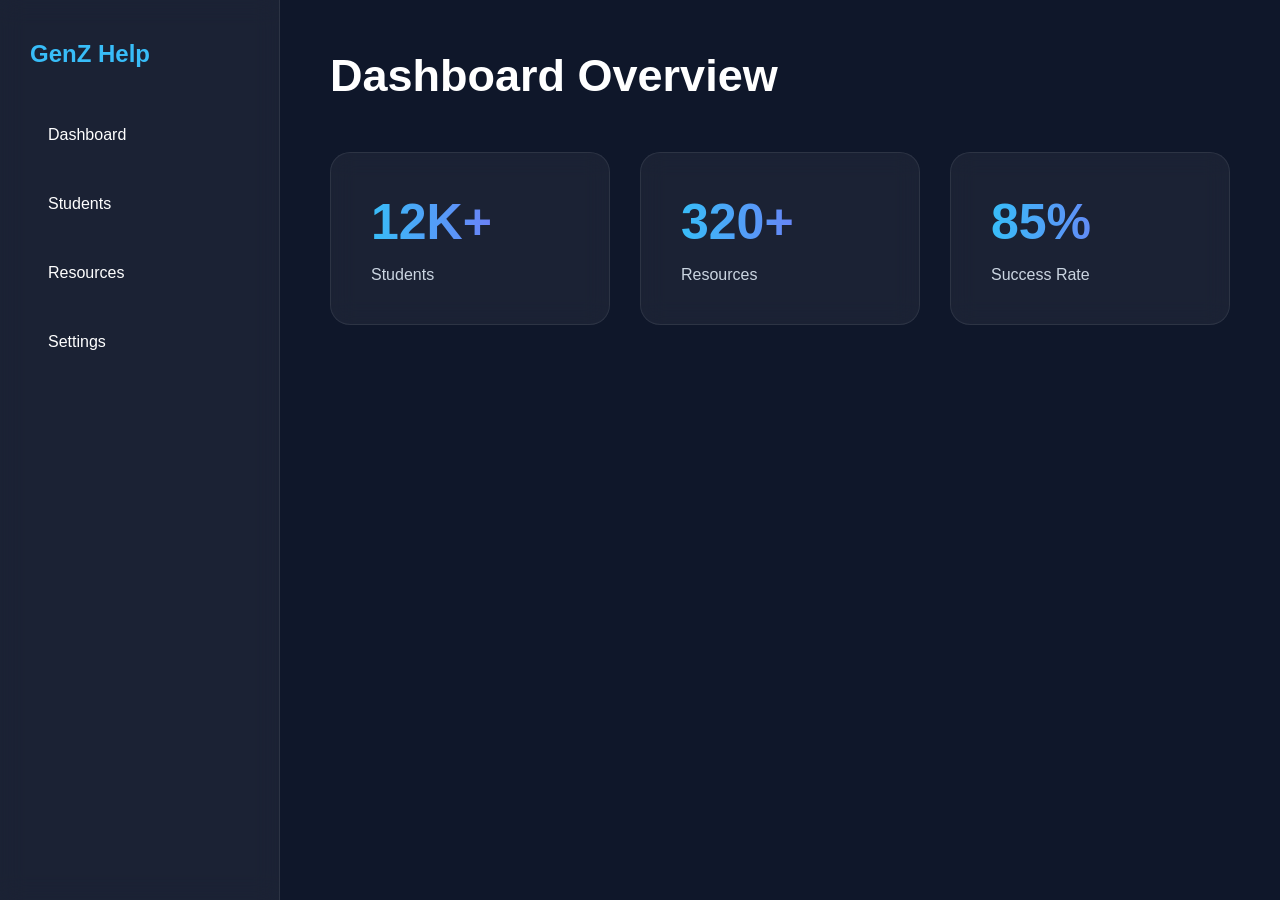
<file: frontend/dashboard.html>
<!DOCTYPE html>
<html lang="en">

<head>

    <meta charset="UTF-8">

    <meta name="viewport" content="width=device-width, initial-scale=1.0">

    <title>Dashboard - GenZ Help</title>

    <link rel="stylesheet" href="style.css">

    <link rel="preconnect" href="https://fonts.googleapis.com">

    <link rel="preconnect" href="https://fonts.gstatic.com" crossorigin>

    <link href="https://fonts.googleapis.com/css2?family=Poppins:wght@300;400;500;600;700&display=swap" rel="stylesheet">

</head>

<body>

    <div class="dashboard-layout">

        <!-- Sidebar -->

        <aside class="sidebar">

            <h2>
                GenZ Help
            </h2>

            <ul>

                <li>Dashboard</li>

                <li>Students</li>

                <li>Resources</li>

                <li>Settings</li>

            </ul>

        </aside>

        <!-- Main Dashboard -->

        <main class="dashboard-main">

            <h1>
                Dashboard Overview
            </h1>

            <div class="dashboard-cards">

                <div class="dashboard-card">

                    <h2>12K+</h2>

                    <p>Students</p>

                </div>

                <div class="dashboard-card">

                    <h2>320+</h2>

                    <p>Resources</p>

                </div>

                <div class="dashboard-card">

                    <h2>85%</h2>

                    <p>Success Rate</p>

                </div>

            </div>

        </main>

    </div>

</body>

</html>
</file>
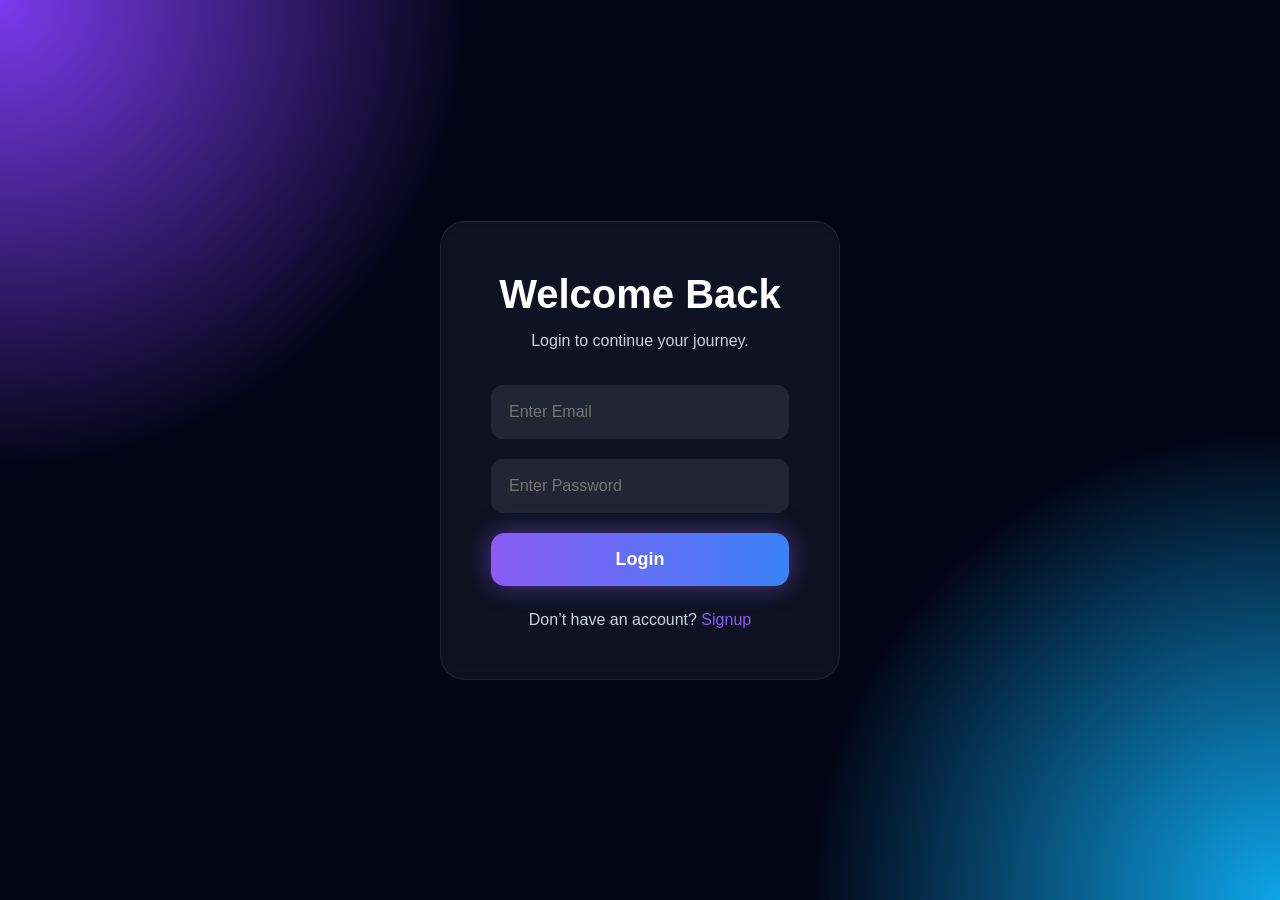
<file: frontend/login.html>
<!DOCTYPE html>
<html lang="en">

<head>

    <meta charset="UTF-8">

    <meta name="viewport" content="width=device-width, initial-scale=1.0">

    <title>Login - GenZ Help</title>

    <link rel="stylesheet" href="style.css">

    <link rel="preconnect" href="https://fonts.googleapis.com">

    <link rel="preconnect" href="https://fonts.gstatic.com" crossorigin>

    <link href="https://fonts.googleapis.com/css2?family=Poppins:wght@300;400;500;600;700&display=swap" rel="stylesheet">

</head>

<body>

    <div class="auth-container">

        <div class="auth-card">

            <h1>
                Welcome Back
            </h1>

            <p>
                Login to continue your journey.
            </p>

            <form>

                <input type="email" placeholder="Enter Email">

                <input type="password" placeholder="Enter Password">

                <button class="primary-btn">
                    Login
                </button>

            </form>

            <span>
                Don’t have an account?
                <a href="signup.html">
                    Signup
                </a>
            </span>

        </div>

    </div>

</body>

</html>
</file>
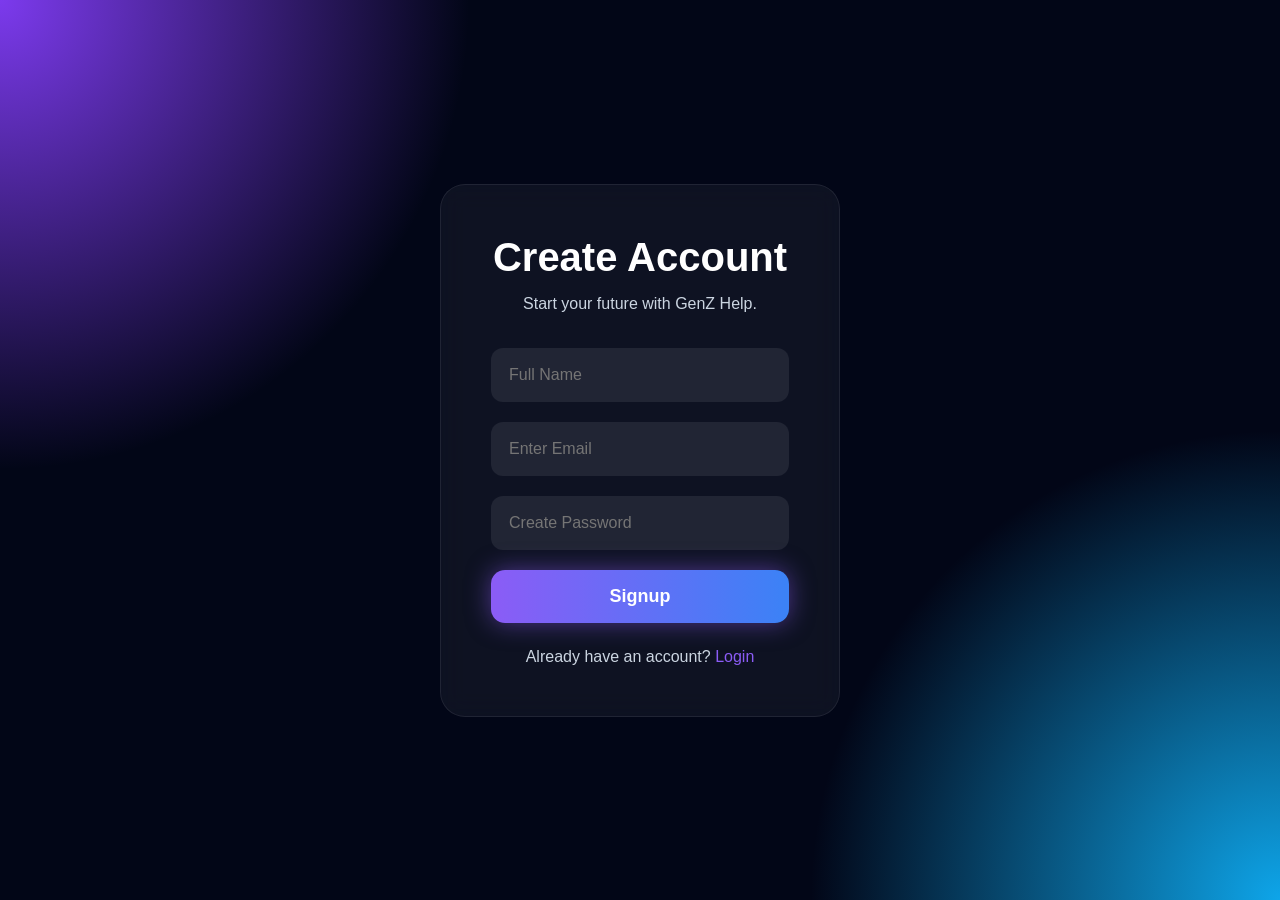
<file: frontend/signup.html>
<!DOCTYPE html>
<html lang="en">

<head>

    <meta charset="UTF-8">

    <meta name="viewport" content="width=device-width, initial-scale=1.0">

    <title>Signup - GenZ Help</title>

    <link rel="stylesheet" href="style.css">

    <link rel="preconnect" href="https://fonts.googleapis.com">

    <link rel="preconnect" href="https://fonts.gstatic.com" crossorigin>

    <link href="https://fonts.googleapis.com/css2?family=Poppins:wght@300;400;500;600;700&display=swap" rel="stylesheet">

</head>

<body>

    <div class="auth-container">

        <div class="auth-card">

            <h1>
                Create Account
            </h1>

            <p>
                Start your future with GenZ Help.
            </p>

            <form>

                <input type="text" placeholder="Full Name">

                <input type="email" placeholder="Enter Email">

                <input type="password" placeholder="Create Password">

                <button class="primary-btn">
                    Signup
                </button>

            </form>

            <span>
                Already have an account?
                <a href="login.html">
                    Login
                </a>
            </span>

        </div>

    </div>

</body>

</html>
</file>
<file: frontend/style.css>
*{
    margin: 0;
    padding: 0;
    box-sizing: border-box;
}

body{
    font-family: Arial, sans-serif;
    background-color: #0f172a;
    color: white;
}

/* Navbar */

nav{

    position: fixed;

    width: 100%;

    top: 0;

    left: 0;

    z-index: 1000;

    display: flex;

    justify-content: space-between;

    align-items: center;

    padding: 25px 10%;

    background: rgba(2,6,23,0.5);

    backdrop-filter: blur(12px);

    border-bottom: 1px solid rgba(255,255,255,0.1);
}

.logo{
    font-size: 28px;

    font-weight: bold;

    color: #38bdf8;
}

nav ul{
    display: flex;

    list-style: none;

    gap: 30px;
}

nav a{
    text-decoration: none;

    color: white;

    transition: 0.3s;
}

nav a:hover{
    color: #38bdf8;
}

/* Hero Section */

/* Premium Hero Section */

.hero{

    min-height: 100vh;

    display: flex;

    justify-content: space-between;

    align-items: center;

    padding: 0 10%;

    position: relative;

    overflow: hidden;

    background:
    radial-gradient(circle at top left, #7c3aed, transparent 30%),
    radial-gradient(circle at bottom right, #0ea5e9, transparent 30%),
    #020617;
}

.background-glow{

    position: absolute;

    width: 500px;

    height: 500px;

    background: #7c3aed;

    filter: blur(150px);

    opacity: 0.3;

    top: -100px;

    left: -100px;

    animation: floatGlow 6s ease-in-out infinite;
}

.hero-left{

    width: 50%;

    z-index: 2;
}

.hero-left h1{

    font-size: 80px;

    line-height: 1.1;

    margin-bottom: 30px;

    font-weight: 700;
}

.hero-left span{

    background: linear-gradient(
        to right,
        #38bdf8,
        #8b5cf6,
        #ec4899
    );

    -webkit-background-clip: text;

    -webkit-text-fill-color: transparent;
}

.hero-left p{

    font-size: 22px;

    line-height: 1.8;

    color: #cbd5e1;

    margin-bottom: 40px;
}

.hero-buttons{

    display: flex;

    gap: 20px;
}

.primary-btn{

    .primary-btn::before{

    content: "";

    position: absolute;

    top: 0;
    left: 0;

    width: 100%;
    height: 100%;

    border-radius: 14px;

    background: linear-gradient(
        to right,
        #8b5cf6,
        #3b82f6
    );

    filter: blur(20px);

    opacity: 0.7;

    z-index: -1;
}
    
    position: relative;

    padding: 16px 40px;

    border: none;

    border-radius: 14px;

    background: linear-gradient(
        to right,
        #8b5cf6,
        #3b82f6
    );

    color: white;

    font-size: 18px;

    font-weight: bold;

    cursor: pointer;

    transition: 0.4s;

    box-shadow: 0 0 25px rgba(139,92,246,0.5);
}


.primary-btn:hover{

    transform: translateY(-5px) scale(1.05);

    box-shadow: 0 0 40px rgba(139,92,246,0.9);
}

.secondary-btn{

    padding: 16px 40px;

    border-radius: 14px;

    border: 1px solid rgba(255,255,255,0.2);

    background: rgba(255,255,255,0.05);

    backdrop-filter: blur(10px);

    color: white;

    font-size: 18px;

    cursor: pointer;

    transition: 0.4s;
}

.secondary-btn:hover{

    transform: translateY(-5px);

    background: rgba(255,255,255,0.1);
}

.hero-right{

    width: 45%;

    display: flex;

    justify-content: center;

    z-index: 2;
}

.hero-right img{

    width: 100%;

    max-width: 650px;

    animation: floating 5s ease-in-out infinite;
}

/* Animations */

@keyframes floating{

    0%{
        transform: translateY(0px);
    }

    50%{
        transform: translateY(-20px);
    }

    100%{
        transform: translateY(0px);
    }
}

@keyframes floatGlow{

    0%{
        transform: translateY(0px);
    }

    50%{
        transform: translateY(30px);
    }

    100%{
        transform: translateY(0px);
    }
}

button{
    padding: 15px 40px;

    border: none;

    border-radius: 10px;

    background-color: #38bdf8;

    color: white;

    font-size: 18px;

    cursor: pointer;

    transition: all 0.3s ease;
}

button:hover{
    background-color: #0284c7;

    transform: scale(1.05);
}

/* Features */

.features{
    padding: 100px 80px;

    text-align: center;
}

.features h2{
    font-size: 45px;

    margin-bottom: 60px;

    color: #38bdf8;
}

.card-container{
    display: flex;

    justify-content: center;

    gap: 30px;

    flex-wrap: wrap;
}

.card{
    width: 300px;

    padding: 40px 25px;

    border-radius: 20px;

    background: rgba(255,255,255,0.05);

    backdrop-filter: blur(10px);

    transition: 0.3s;

    box-shadow: 0 8px 25px rgba(0,0,0,0.3);
}

.card:hover{
    transform: translateY(-10px);
}

.card h3{
    font-size: 28px;

    margin-bottom: 20px;

    color: #38bdf8;
}

.card p{
    line-height: 1.7;

    color: #cbd5e1;
}

/* About */

.about{
    padding: 100px 80px;

    text-align: center;
}

.about h2{
    font-size: 45px;

    margin-bottom: 30px;

    color: #38bdf8;
}

.about p{
    max-width: 800px;

    margin: auto;

    line-height: 1.8;

    font-size: 22px;

    color: #cbd5e1;
}

/* Footer */

footer{
    padding: 30px;

    text-align: center;

    background-color: #020617;

    color: #94a3b8;
}
/* Premium Scrollbar */

::-webkit-scrollbar{

    width: 10px;
}

::-webkit-scrollbar-track{

    background: #020617;
}

::-webkit-scrollbar-thumb{

    background: linear-gradient(
        #8b5cf6,
        #3b82f6
    );

    border-radius: 10px;
}


.hero{

    flex-direction: column;

    justify-content: center;

    text-align: center;

    padding-top: 150px;
}

.hero-left{

    width: 100%;
}

.hero-right{

    width: 100%;

    margin-top: 50px;
}

.hero-left h1{

    font-size: 50px;
}

.hero-left p{

    font-size: 18px;
}

.hero-buttons{

    justify-content: center;

    flex-wrap: wrap;
}
/* Mouse Glow Effect */

.cursor-glow{

    position: fixed;

    width: 250px;

    height: 250px;

    background: radial-gradient(
        circle,
        rgba(139,92,246,0.25),
        transparent 70%
    );

    border-radius: 50%;

    pointer-events: none;

    transform: translate(-50%, -50%);

    z-index: 0;

    transition: transform 0.08s linear;
}
/* Mouse Glow Effect */

.cursor-glow{

    position: fixed;

    width: 250px;

    height: 250px;

    background: radial-gradient(
        circle,
        rgba(139,92,246,0.25),
        transparent 70%
    );

    border-radius: 50%;

    pointer-events: none;

    transform: translate(-50%, -50%);

    z-index: 0;

    transition: transform 0.08s linear;
}
/* Stats Section */

.stats-section{

    display: flex;

    justify-content: center;

    gap: 30px;

    flex-wrap: wrap;

    padding: 80px 10%;

    background: #020617;
}

.stat-card{

    width: 280px;

    padding: 40px;

    text-align: center;

    border-radius: 20px;

    background: rgba(255,255,255,0.05);

    backdrop-filter: blur(10px);

    border: 1px solid rgba(255,255,255,0.08);

    transition: 0.4s;

    box-shadow: 0 8px 25px rgba(0,0,0,0.3);
}

.stat-card:hover{

    transform: translateY(-10px) scale(1.03);

    box-shadow: 0 0 30px rgba(139,92,246,0.3);
}

.stat-card h2{

    font-size: 55px;

    margin-bottom: 15px;

    background: linear-gradient(
        to right,
        #38bdf8,
        #8b5cf6
    );

    -webkit-background-clip: text;

    -webkit-text-fill-color: transparent;
}

.stat-card p{

    color: #cbd5e1;

    font-size: 18px;
}

/* Scroll Reveal */

.reveal{

    opacity: 0;

    transform: translateY(80px);

    transition: all 1s ease;
}

.reveal.active{

    opacity: 1;

    transform: translateY(0);
}
/* Testimonials */

.testimonials{

    padding: 120px 10%;

    text-align: center;
}

.testimonials h2{

    font-size: 50px;

    margin-bottom: 60px;

    color: #38bdf8;
}

.testimonial-container{

    display: flex;

    justify-content: center;

    gap: 30px;

    flex-wrap: wrap;
}

.testimonial-card{

    width: 320px;

    padding: 40px;

    border-radius: 20px;

    background: rgba(255,255,255,0.05);

    backdrop-filter: blur(12px);

    border: 1px solid rgba(255,255,255,0.08);

    transition: 0.4s;

    cursor: pointer;
}

.testimonial-card:hover{

    transform: translateY(-10px) scale(1.03);

    box-shadow: 0 0 30px rgba(139,92,246,0.3);
}

.testimonial-card p{

    line-height: 1.8;

    color: #cbd5e1;

    margin-bottom: 25px;

    font-size: 18px;
}

.testimonial-card h3{

    color: #8b5cf6;
}

/* FAQ */

.faq{

    padding: 120px 10%;

    max-width: 900px;

    margin: auto;
}

.faq h2{

    text-align: center;

    font-size: 50px;

    margin-bottom: 50px;

    color: #38bdf8;
}

.faq-item{

    margin-bottom: 20px;

    border-radius: 15px;

    overflow: hidden;

    background: rgba(255,255,255,0.05);

    border: 1px solid rgba(255,255,255,0.08);
}

.faq-question{

    width: 100%;

    padding: 25px;

    background: transparent;

    border: none;

    color: white;

    font-size: 20px;

    text-align: left;

    cursor: pointer;
}

.faq-answer{

    max-height: 0;

    overflow: hidden;

    transition: 0.4s ease;

    padding: 0 25px;
}

.faq-answer p{

    padding-bottom: 25px;

    color: #cbd5e1;

    line-height: 1.8;
}/* CTA Section */

.cta-section{

    padding: 120px 10%;

    text-align: center;
}

.cta-section h2{

    font-size: 60px;

    margin-bottom: 25px;

    background: linear-gradient(
        to right,
        #38bdf8,
        #8b5cf6
    );

    -webkit-background-clip: text;

    -webkit-text-fill-color: transparent;
}

.cta-section p{

    font-size: 22px;

    color: #cbd5e1;

    margin-bottom: 40px;
}


/* Auth Pages */

.auth-container{

    min-height: 100vh;

    display: flex;

    justify-content: center;

    align-items: center;

    background:
    radial-gradient(circle at top left, #7c3aed, transparent 30%),
    radial-gradient(circle at bottom right, #0ea5e9, transparent 30%),
    #020617;
}

.auth-card{

    width: 400px;

    padding: 50px;

    border-radius: 25px;

    background: rgba(255,255,255,0.05);

    backdrop-filter: blur(12px);

    border: 1px solid rgba(255,255,255,0.08);

    text-align: center;
}

.auth-card h1{

    margin-bottom: 15px;

    font-size: 40px;
}

.auth-card p{

    color: #cbd5e1;

    margin-bottom: 35px;
}

.auth-card form{

    display: flex;

    flex-direction: column;

    gap: 20px;
}

.auth-card input{

    padding: 18px;

    border-radius: 12px;

    border: none;

    background: rgba(255,255,255,0.08);

    color: white;

    font-size: 16px;

    outline: none;
}

.auth-card span{

    display: block;

    margin-top: 25px;

    color: #cbd5e1;
}

.auth-card a{

    color: #8b5cf6;

    text-decoration: none;
}

/* Dashboard */

.dashboard-layout{

    display: flex;

    min-height: 100vh;
}

.sidebar{

    width: 280px;

    background: rgba(255,255,255,0.05);

    backdrop-filter: blur(12px);

    border-right: 1px solid rgba(255,255,255,0.08);

    padding: 40px 30px;
}

.sidebar h2{

    color: #38bdf8;

    margin-bottom: 40px;
}

.sidebar ul{

    list-style: none;
}

.sidebar li{

    padding: 18px;

    margin-bottom: 15px;

    border-radius: 12px;

    cursor: pointer;

    transition: 0.3s;
}

.sidebar li:hover{

    background: rgba(255,255,255,0.08);
}

.dashboard-main{

    flex: 1;

    padding: 50px;
}

.dashboard-main h1{

    font-size: 45px;

    margin-bottom: 50px;
}

.dashboard-cards{

    display: flex;

    gap: 30px;

    flex-wrap: wrap;
}

.dashboard-card{

    width: 280px;

    padding: 40px;

    border-radius: 20px;

    background: rgba(255,255,255,0.05);

    backdrop-filter: blur(12px);

    border: 1px solid rgba(255,255,255,0.08);

    transition: 0.4s;
}

.dashboard-card:hover{

    transform: translateY(-10px);
}

.dashboard-card h2{

    font-size: 50px;

    margin-bottom: 15px;

    background: linear-gradient(
        to right,
        #38bdf8,
        #8b5cf6
    );

    -webkit-background-clip: text;

    -webkit-text-fill-color: transparent;
}

.dashboard-card p{

    color: #cbd5e1;
}
</file>
